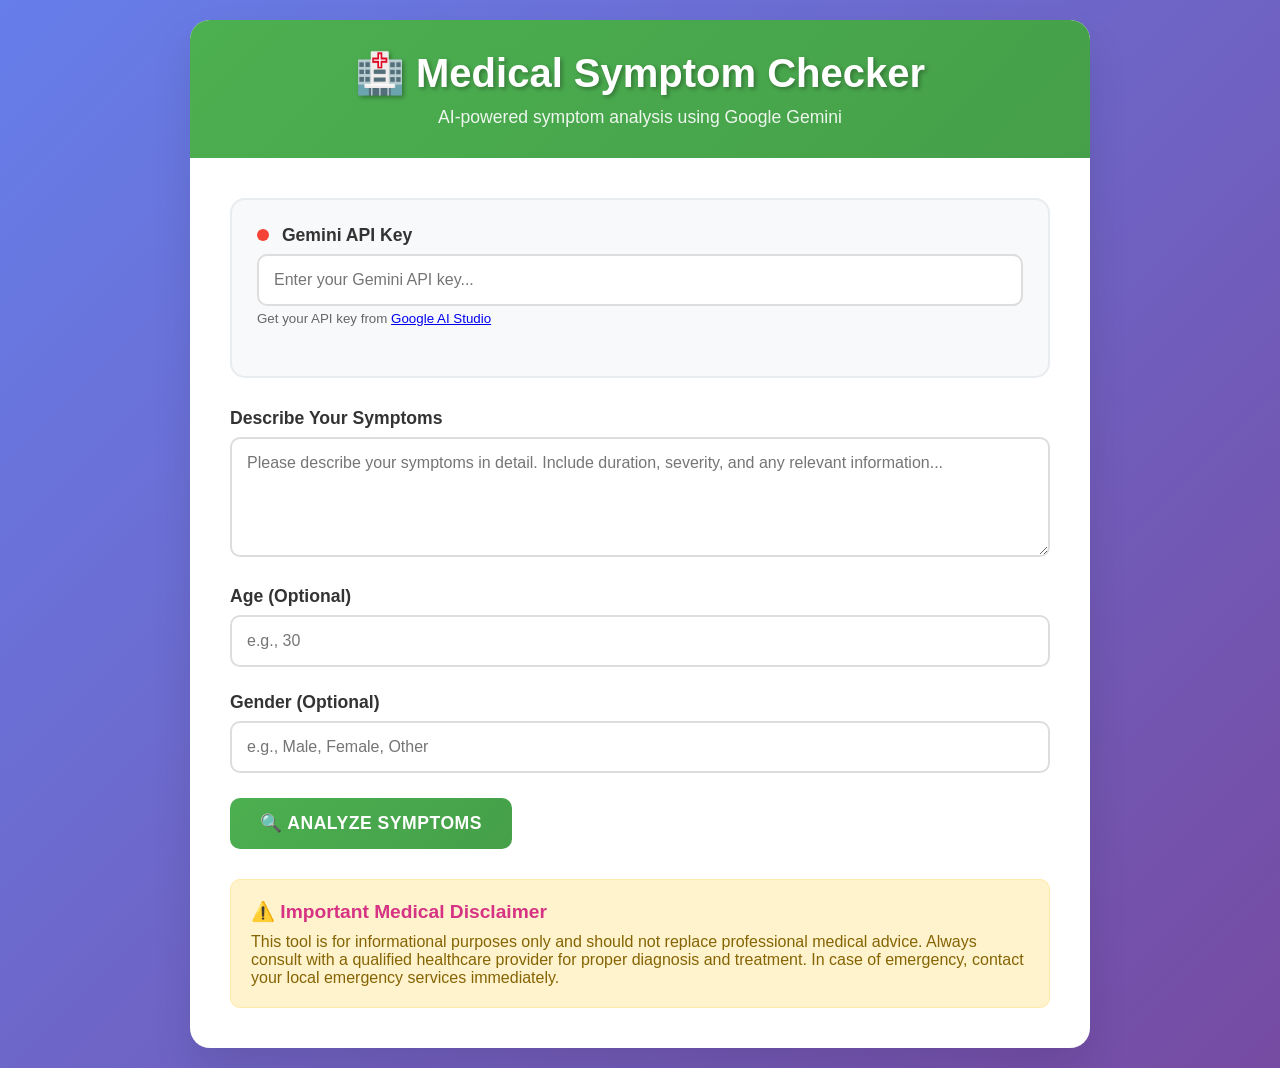
<file: index.html>
<!DOCTYPE html>
<html lang="en">
<head>
    <meta charset="UTF-8">
    <meta name="viewport" content="width=device-width, initial-scale=1.0">
    <title>Medical Symptom Checker</title>
    <link rel="stylesheet" href="stylr.css">
</head>
<body>
    <div class="container">
        <div class="header">
            <h1>🏥 Medical Symptom Checker</h1>
            <p>AI-powered symptom analysis using Google Gemini</p>
        </div>

        <div class="main-content">
            <div class="api-key-section">
                <div class="form-group">
                    <label for="apiKey">
                        <span class="status-indicator status-disconnected" id="statusIndicator"></span>
                        Gemini API Key
                    </label>
                    <input 
                        type="password" 
                        id="apiKey" 
                        placeholder="Enter your Gemini API key..."
                        autocomplete="off"
                    >
                    <small style="color: #666; margin-top: 5px; display: block;">
                        Get your API key from <a href="https://makersuite.google.com/app/apikey" target="_blank">Google AI Studio</a>
                    </small>
                </div>
            </div>

            <form id="symptomForm">
                <div class="form-group">
                    <label for="symptoms">Describe Your Symptoms</label>
                    <textarea 
                        id="symptoms" 
                        placeholder="Please describe your symptoms in detail. Include duration, severity, and any relevant information..."
                        required
                    ></textarea>
                </div>

                <div class="form-group">
                    <label for="age">Age (Optional)</label>
                    <input type="text" id="age" placeholder="e.g., 30">
                </div>

                <div class="form-group">
                    <label for="gender">Gender (Optional)</label>
                    <input type="text" id="gender" placeholder="e.g., Male, Female, Other">
                </div>

                <button type="submit" class="btn" id="analyzeBtn">
                    🔍 Analyze Symptoms
                </button>
            </form>

            <div class="loading" id="loading">
                <div class="spinner"></div>
                <p>Analyzing your symptoms with AI...</p>
            </div>

            <div class="results" id="results">
                <div class="result-section">
                    <h3>🔬 Possible Conditions</h3>
                    <p id="conditions"></p>
                </div>

                <div class="result-section">
                    <h3>💊 Medication Suggestions</h3>
                    <p id="medications"></p>
                </div>

                <div class="result-section">
                    <h3>🩺 Recommendations</h3>
                    <p id="recommendations"></p>
                </div>
            </div>

            <div class="disclaimer">
                <h4>⚠️ Important Medical Disclaimer</h4>
                <p>
                    This tool is for informational purposes only and should not replace professional medical advice. 
                    Always consult with a qualified healthcare provider for proper diagnosis and treatment. 
                    In case of emergency, contact your local emergency services immediately.
                </p>
            </div>
        </div>
    </div>
    <link rel="stylesheet" href="script.js">
</body>
</html>
</file>
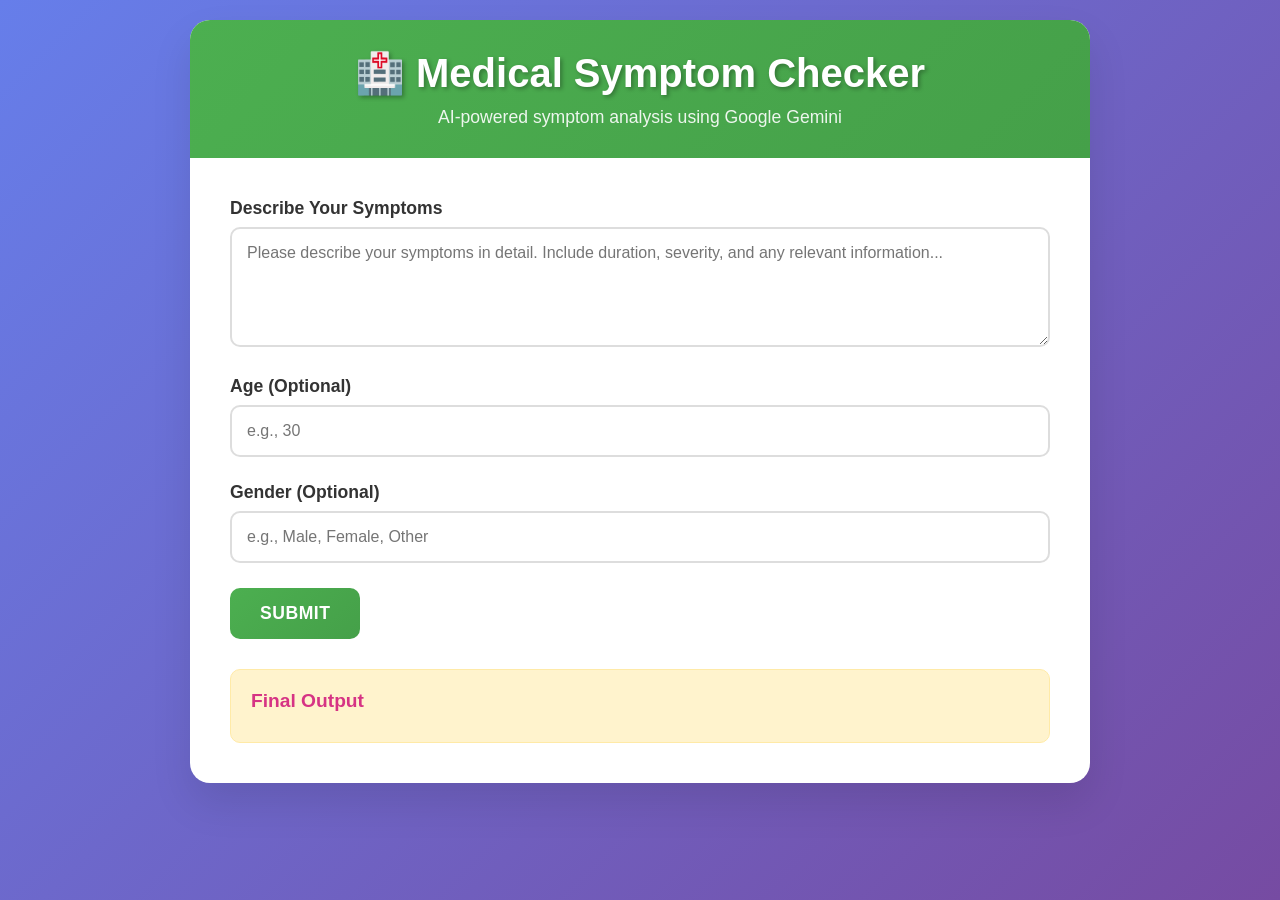
<file: abhishek/index.html>
<!DOCTYPE html>
<html lang="en">
  <head>
    <meta charset="UTF-8" />
    <meta name="viewport" content="width=device-width, initial-scale=1.0" />
    <title>Medical Symptom Checker</title>
    <link rel="stylesheet" href="stylr.css" />
  </head>
  <body>
    <div class="container">
      <div class="header">
        <h1>🏥 Medical Symptom Checker</h1>
        <p>AI-powered symptom analysis using Google Gemini</p>
      </div>

      <div class="main-content">
        <form id="symptomForm">
          <div class="form-group">
            <label for="symptoms">Describe Your Symptoms</label>
            <textarea
              id="symptoms"
              name="symptoms"
              placeholder="Please describe your symptoms in detail. Include duration, severity, and any relevant information..."
              required
            ></textarea>
          </div>

          <div class="form-group">
            <label for="age">Age (Optional)</label>
            <input type="text" id="age" placeholder="e.g., 30" name="age" />
          </div>

          <div class="form-group">
            <label for="gender">Gender (Optional)</label>
            <input
              type="text"
              id="gender"
              placeholder="e.g., Male, Female, Other"
              name="gender"
            />
          </div>

          <button type="submit" class="btn" id="analyzeBtn">Submit</button>
        </form>

        <div class="results" id="results">
          <div class="result-section">
            <h3>🔬 Possible Conditions</h3>
            <p id="conditions"></p>
          </div>

          <div class="result-section">
            <h3>💊 Medication Suggestions</h3>
            <p id="medications"></p>
          </div>

          <div class="result-section">
            <h3>🩺 Recommendations</h3>
            <p id="recommendations"></p>
          </div>
        </div>

        <div class="disclaimer">
          <h4>Final Output</h4>
          <p id="outputBox"></p>
        </div>
      </div>
    </div>
  </body>
  <script src="/script.js"></script>
</html>
</file>
<file: stylr.css>
* {
            margin: 0;
            padding: 0;
            box-sizing: border-box;
        }

        body {
            font-family: 'Segoe UI', Tahoma, Geneva, Verdana, sans-serif;
            background: linear-gradient(135deg, #667eea 0%, #764ba2 100%);
            min-height: 100vh;
            padding: 20px;
        }

        .container {
            max-width: 900px;
            margin: 0 auto;
            background: white;
            border-radius: 20px;
            box-shadow: 0 20px 40px rgba(0,0,0,0.1);
            overflow: hidden;
        }

        .header {
            background: linear-gradient(135deg, #4CAF50, #45a049);
            color: white;
            padding: 30px;
            text-align: center;
        }

        .header h1 {
            font-size: 2.5em;
            margin-bottom: 10px;
            text-shadow: 2px 2px 4px rgba(0,0,0,0.3);
        }

        .header p {
            font-size: 1.1em;
            opacity: 0.9;
        }

        .main-content {
            padding: 40px;
        }

        .api-key-section {
            background: #f8f9fa;
            padding: 25px;
            border-radius: 15px;
            margin-bottom: 30px;
            border: 2px solid #e9ecef;
        }

        .form-group {
            margin-bottom: 25px;
        }

        label {
            display: block;
            margin-bottom: 8px;
            font-weight: 600;
            color: #333;
            font-size: 1.1em;
        }

        input[type="text"], input[type="password"], textarea {
            width: 100%;
            padding: 15px;
            border: 2px solid #ddd;
            border-radius: 10px;
            font-size: 16px;
            transition: all 0.3s ease;
        }

        input[type="text"]:focus, input[type="password"]:focus, textarea:focus {
            outline: none;
            border-color: #4CAF50;
            box-shadow: 0 0 0 3px rgba(76, 175, 80, 0.1);
        }

        textarea {
            resize: vertical;
            min-height: 120px;
            font-family: inherit;
        }

        .btn {
            background: linear-gradient(135deg, #4CAF50, #45a049);
            color: white;
            padding: 15px 30px;
            border: none;
            border-radius: 10px;
            font-size: 1.1em;
            font-weight: 600;
            cursor: pointer;
            transition: all 0.3s ease;
            text-transform: uppercase;
            letter-spacing: 0.5px;
        }

        .btn:hover {
            transform: translateY(-2px);
            box-shadow: 0 5px 15px rgba(76, 175, 80, 0.4);
        }

        .btn:disabled {
            opacity: 0.6;
            cursor: not-allowed;
            transform: none;
        }

        .loading {
            display: none;
            text-align: center;
            padding: 20px;
        }

        .spinner {
            width: 40px;
            height: 40px;
            border: 4px solid #f3f3f3;
            border-top: 4px solid #4CAF50;
            border-radius: 50%;
            animation: spin 1s linear infinite;
            margin: 0 auto 15px;
        }

        @keyframes spin {
            0% { transform: rotate(0deg); }
            100% { transform: rotate(360deg); }
        }

        .results {
            display: none;
            margin-top: 30px;
            padding: 25px;
            background: #f8f9fa;
            border-radius: 15px;
            border-left: 5px solid #4CAF50;
        }

        .result-section {
            margin-bottom: 25px;
        }

        .result-section h3 {
            color: #2c3e50;
            margin-bottom: 10px;
            font-size: 1.3em;
            border-bottom: 2px solid #4CAF50;
            padding-bottom: 5px;
        }

        .result-section p {
            line-height: 1.6;
            color: #555;
            font-size: 1.05em;
        }

        .disclaimer {
            background: #fff3cd;
            border: 1px solid #ffeaa7;
            border-radius: 10px;
            padding: 20px;
            margin-top: 30px;
            color: #856404;
        }

        .disclaimer h4 {
            color: #d63384;
            margin-bottom: 10px;
            font-size: 1.2em;
        }

        .error {
            background: #f8d7da;
            color: #721c24;
            padding: 15px;
            border-radius: 10px;
            margin-top: 20px;
            border: 1px solid #f5c6cb;
        }

        .status-indicator {
            display: inline-block;
            width: 12px;
            height: 12px;
            border-radius: 50%;
            margin-right: 8px;
        }

        .status-connected {
            background: #4CAF50;
        }

        .status-disconnected {
            background: #f44336;
        }

        @media (max-width: 768px) {
            .container {
                margin: 10px;
                border-radius: 15px;
            }
            
            .header h1 {
                font-size: 2em;
            }
            
            .main-content {
                padding: 20px;
            }
        }
</file>
<file: abhishek/stylr.css>
* {
            margin: 0;
            padding: 0;
            box-sizing: border-box;
        }

        body {
            font-family: 'Segoe UI', Tahoma, Geneva, Verdana, sans-serif;
            background: linear-gradient(135deg, #667eea 0%, #764ba2 100%);
            min-height: 100vh;
            padding: 20px;
        }

        .container {
            max-width: 900px;
            margin: 0 auto;
            background: white;
            border-radius: 20px;
            box-shadow: 0 20px 40px rgba(0,0,0,0.1);
            overflow: hidden;
        }

        .header {
            background: linear-gradient(135deg, #4CAF50, #45a049);
            color: white;
            padding: 30px;
            text-align: center;
        }

        .header h1 {
            font-size: 2.5em;
            margin-bottom: 10px;
            text-shadow: 2px 2px 4px rgba(0,0,0,0.3);
        }

        .header p {
            font-size: 1.1em;
            opacity: 0.9;
        }

        .main-content {
            padding: 40px;
        }

        .api-key-section {
            background: #f8f9fa;
            padding: 25px;
            border-radius: 15px;
            margin-bottom: 30px;
            border: 2px solid #e9ecef;
        }

        .form-group {
            margin-bottom: 25px;
        }

        label {
            display: block;
            margin-bottom: 8px;
            font-weight: 600;
            color: #333;
            font-size: 1.1em;
        }

        input[type="text"], input[type="password"], textarea {
            width: 100%;
            padding: 15px;
            border: 2px solid #ddd;
            border-radius: 10px;
            font-size: 16px;
            transition: all 0.3s ease;
        }

        input[type="text"]:focus, input[type="password"]:focus, textarea:focus {
            outline: none;
            border-color: #4CAF50;
            box-shadow: 0 0 0 3px rgba(76, 175, 80, 0.1);
        }

        textarea {
            resize: vertical;
            min-height: 120px;
            font-family: inherit;
        }

        .btn {
            background: linear-gradient(135deg, #4CAF50, #45a049);
            color: white;
            padding: 15px 30px;
            border: none;
            border-radius: 10px;
            font-size: 1.1em;
            font-weight: 600;
            cursor: pointer;
            transition: all 0.3s ease;
            text-transform: uppercase;
            letter-spacing: 0.5px;
        }

        .btn:hover {
            transform: translateY(-2px);
            box-shadow: 0 5px 15px rgba(76, 175, 80, 0.4);
        }

        .btn:disabled {
            opacity: 0.6;
            cursor: not-allowed;
            transform: none;
        }

        .loading {
            display: none;
            text-align: center;
            padding: 20px;
        }

        .spinner {
            width: 40px;
            height: 40px;
            border: 4px solid #f3f3f3;
            border-top: 4px solid #4CAF50;
            border-radius: 50%;
            animation: spin 1s linear infinite;
            margin: 0 auto 15px;
        }

        @keyframes spin {
            0% { transform: rotate(0deg); }
            100% { transform: rotate(360deg); }
        }

        .results {
            display: none;
            margin-top: 30px;
            padding: 25px;
            background: #f8f9fa;
            border-radius: 15px;
            border-left: 5px solid #4CAF50;
        }

        .result-section {
            margin-bottom: 25px;
        }

        .result-section h3 {
            color: #2c3e50;
            margin-bottom: 10px;
            font-size: 1.3em;
            border-bottom: 2px solid #4CAF50;
            padding-bottom: 5px;
        }

        .result-section p {
            line-height: 1.6;
            color: #555;
            font-size: 1.05em;
        }

        .disclaimer {
            background: #fff3cd;
            border: 1px solid #ffeaa7;
            border-radius: 10px;
            padding: 20px;
            margin-top: 30px;
            color: #856404;
        }

        .disclaimer h4 {
            color: #d63384;
            margin-bottom: 10px;
            font-size: 1.2em;
        }

        .error {
            background: #f8d7da;
            color: #721c24;
            padding: 15px;
            border-radius: 10px;
            margin-top: 20px;
            border: 1px solid #f5c6cb;
        }

        .status-indicator {
            display: inline-block;
            width: 12px;
            height: 12px;
            border-radius: 50%;
            margin-right: 8px;
        }

        .status-connected {
            background: #4CAF50;
        }

        .status-disconnected {
            background: #f44336;
        }

        @media (max-width: 768px) {
            .container {
                margin: 10px;
                border-radius: 15px;
            }
            
            .header h1 {
                font-size: 2em;
            }
            
            .main-content {
                padding: 20px;
            }
        }
</file>
